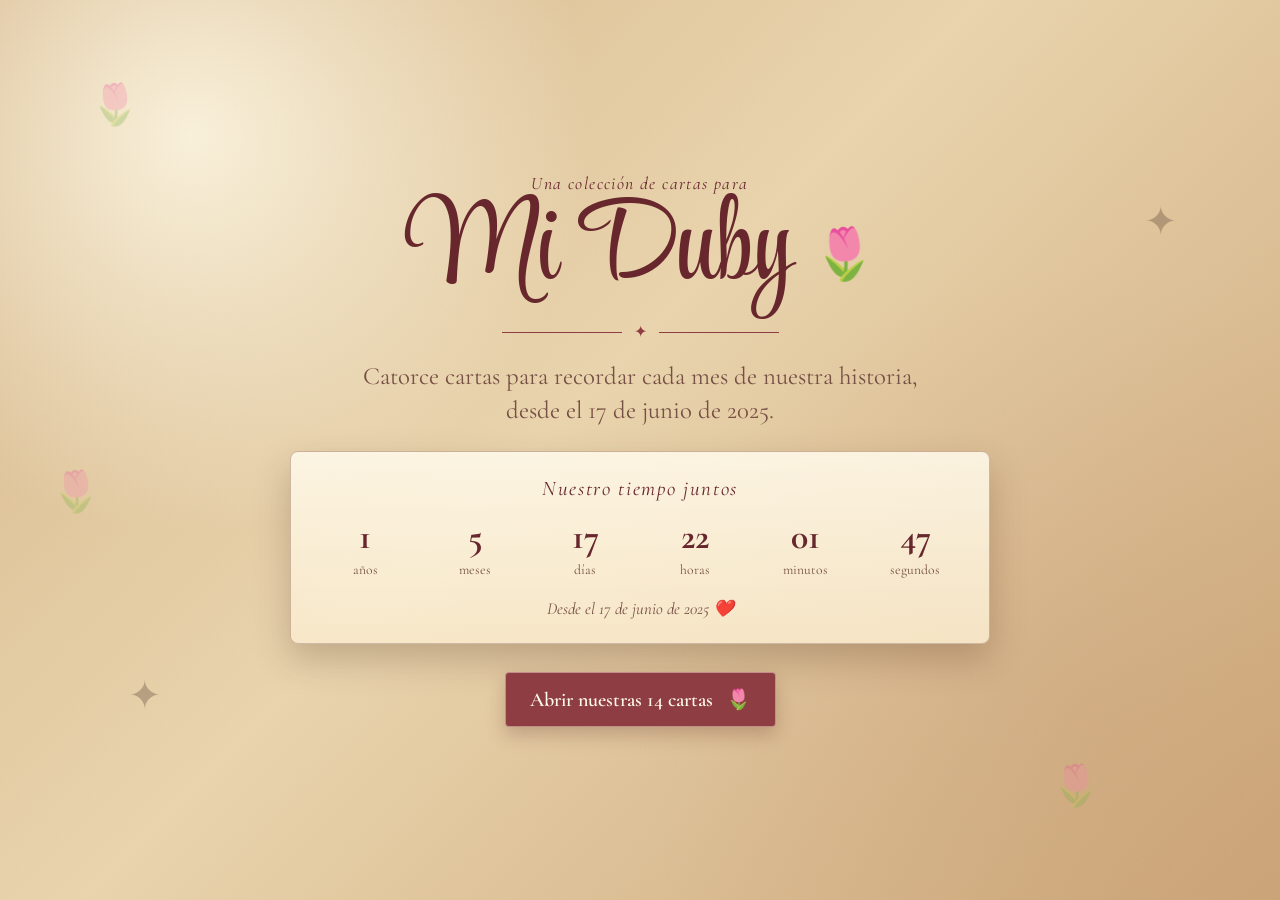
<file: index.html>
<!DOCTYPE html>
<html lang="es">
<head>
  <meta charset="UTF-8" />
  <meta name="viewport" content="width=device-width, initial-scale=1.0" />
  <meta name="theme-color" content="#b56d5a" />
  <title>14 meses con Duby 🌷</title>

  <link rel="preconnect" href="https://fonts.googleapis.com" />
  <link rel="preconnect" href="https://fonts.gstatic.com" crossorigin />
  <link
    href="https://fonts.googleapis.com/css2?family=Cormorant+Garamond:ital,wght@0,400;0,500;0,600;0,700;1,400;1,500&family=Great+Vibes&family=Style+Script&display=swap"
    rel="stylesheet"
  />

  <link rel="stylesheet" href="style.css" />
</head>

<body>
  <div class="noise"></div>
  <div class="floating-petals" aria-hidden="true">
    <span>🌷</span>
    <span>✦</span>
    <span>🌷</span>
    <span>✦</span>
    <span>🌷</span>
  </div>

  <main>
    <section class="welcome-screen" id="welcomeScreen">
      <p class="small-title">Una colección de cartas para</p>

      <h1>Mi Duby <span>🌷</span></h1>

      <div class="ornament">
        <span></span>
        ✦
        <span></span>
      </div>

      <p class="welcome-text">
        Catorce cartas para recordar cada mes de nuestra historia,
        desde el 17 de junio de 2025.
      </p>

      <section class="counter-card" aria-label="Contador de nuestro tiempo juntos">
        <p class="counter-title">Nuestro tiempo juntos</p>

        <div class="counter">
          <div class="time-unit">
            <strong id="years">0</strong>
            <span>años</span>
          </div>

          <div class="time-unit">
            <strong id="months">0</strong>
            <span>meses</span>
          </div>

          <div class="time-unit">
            <strong id="days">0</strong>
            <span>días</span>
          </div>

          <div class="time-unit">
            <strong id="hours">00</strong>
            <span>horas</span>
          </div>

          <div class="time-unit">
            <strong id="minutes">00</strong>
            <span>minutos</span>
          </div>

          <div class="time-unit">
            <strong id="seconds">00</strong>
            <span>segundos</span>
          </div>
        </div>

        <p class="since-date">Desde el 17 de junio de 2025 ❤️</p>
      </section>

      <button class="primary-button" id="startButton">
        Abrir nuestras 14 cartas
        <span>🌷</span>
      </button>
    </section>

    <section class="letters-screen hidden" id="lettersScreen">
      <header class="letters-header">
        <button class="back-button" id="backButton" aria-label="Volver al inicio">
          ← Inicio
        </button>

        <div>
          <p>Para Duby</p>
          <h2 id="progressTitle">Carta 1 de 14</h2>
        </div>

        <span class="header-tulip">🌷</span>
      </header>

      <div class="letter-stage">
        <div class="envelope-wrapper" id="envelopeWrapper">
          <button
            class="envelope"
            id="envelope"
            aria-label="Abrir carta"
            aria-expanded="false"
          >
            <div class="envelope-back"></div>
            <div class="letter-preview">
              <span id="previewMonth">Junio 2025</span>
              <span class="preview-tulip">🌷</span>
            </div>

            <div class="envelope-flap"></div>

            <div class="envelope-front">
              <div class="envelope-left"></div>
              <div class="envelope-right"></div>
              <div class="envelope-bottom"></div>
            </div>

            <div class="wax-seal">
              <span>🌷</span>
            </div>
          </button>

          <p class="open-hint" id="openHint">Toca el sobre para abrir la carta</p>
        </div>

        <article class="letter-paper" id="letterPaper" aria-live="polite">
          <div class="paper-top">
            <span>✦</span>
            <p id="letterNumber">Carta 1 de 14</p>
            <span>✦</span>
          </div>

          <h3 id="letterMonth">Junio de 2025</h3>

          <div class="tulip-line">
            <span></span>
            🌷
            <span></span>
          </div>

          <p class="letter-text" id="letterText"></p>

          <p class="signature">
            Con todo mi corazón,<br />
            para mi Duby 🌷
          </p>

          <button class="next-button" id="nextButton">
            Abrir la siguiente carta <span>→</span>
          </button>
        </article>
      </div>
    </section>

    <section class="final-screen hidden" id="finalScreen">
      <div class="final-card">
        <p>Para siempre, Duby</p>
        <h2>14 meses contigo 🌷</h2>

        <div class="ornament">
          <span></span>
          ♥
          <span></span>
        </div>

        <p>
          Gracias por ser mi compañía, mi alegría y una de las personas
          más importantes de mi vida.
        </p>

        <p class="final-message">
          Que estas catorce cartas sean solo el inicio de todos los recuerdos
          hermosos que todavía nos quedan por escribir.
        </p>

        <button class="primary-button" id="restartButton">
          Volver a leer nuestras cartas
          <span>🌷</span>
        </button>
      </div>
    </section>
  </main>

  <script src="script.js"></script>
</body>
</html>
</file>
<file: style.css>
:root {
  --paper: #fff9e9;
  --paper-dark: #f1dfb9;
  --beige: #e7cfaa;
  --beige-deep: #c69c75;
  --ink: #4b3128;
  --ink-soft: #765044;
  --wine: #8e3e42;
  --wine-dark: #68272d;
  --rose: #bf7669;
  --shadow: rgba(76, 43, 29, 0.25);
  --serif: "Cormorant Garamond", Georgia, serif;
  --cursive: "Style Script", "Great Vibes", cursive;
}

* {
  box-sizing: border-box;
}

html {
  scroll-behavior: smooth;
}

body {
  min-width: 320px;
  min-height: 100vh;
  margin: 0;
  overflow-x: hidden;
  color: var(--ink);
  font-family: var(--serif);
  background:
    radial-gradient(circle at 15% 15%, rgba(255, 250, 231, 0.85), transparent 30%),
    radial-gradient(circle at 85% 80%, rgba(193, 143, 109, 0.2), transparent 35%),
    linear-gradient(135deg, #d7b88d, #ead5ae 45%, #cda779);
}

button {
  font: inherit;
}

button:focus-visible {
  outline: 3px solid #fff5d9;
  outline-offset: 4px;
}

.noise {
  position: fixed;
  inset: 0;
  z-index: -1;
  opacity: 0.18;
  pointer-events: none;
  background-image:
    repeating-radial-gradient(circle at 0 0, transparent 0, rgba(83, 47, 32, 0.08) 1px, transparent 2px),
    repeating-linear-gradient(45deg, transparent 0, transparent 3px, rgba(255, 255, 255, 0.1) 4px);
  background-size: 8px 8px, 9px 9px;
}

.floating-petals span {
  position: fixed;
  z-index: -1;
  opacity: 0.3;
  font-size: clamp(20px, 4vw, 40px);
  animation: float 8s ease-in-out infinite;
}

.floating-petals span:nth-child(1) {
  top: 9%;
  left: 7%;
}

.floating-petals span:nth-child(2) {
  top: 22%;
  right: 8%;
  animation-delay: -3s;
}

.floating-petals span:nth-child(3) {
  right: 14%;
  bottom: 10%;
  animation-delay: -5s;
}

.floating-petals span:nth-child(4) {
  bottom: 20%;
  left: 10%;
  animation-delay: -2s;
}

.floating-petals span:nth-child(5) {
  top: 52%;
  left: 4%;
  animation-delay: -6s;
}

main {
  width: min(100%, 1200px);
  min-height: 100vh;
  margin: 0 auto;
  padding: 24px;
}

.welcome-screen,
.final-screen {
  display: grid;
  place-items: center;
  align-content: center;
  min-height: calc(100vh - 48px);
  text-align: center;
}

.welcome-screen {
  max-width: 780px;
  margin: 0 auto;
}

.small-title,
.letters-header p,
.counter-title {
  margin: 0;
  color: var(--wine-dark);
  font-size: 1.1rem;
  font-style: italic;
  letter-spacing: 0.08em;
}

h1,
h2,
h3,
p {
  margin-top: 0;
}

h1 {
  margin: 4px 0 0;
  color: var(--wine-dark);
  font-family: var(--cursive);
  font-size: clamp(4rem, 12vw, 7rem);
  font-weight: 400;
  line-height: 0.95;
}

h1 span {
  font-family: sans-serif;
  font-size: 0.45em;
  vertical-align: middle;
}

.ornament,
.tulip-line {
  display: flex;
  align-items: center;
  justify-content: center;
  gap: 12px;
  margin: 18px 0;
  color: var(--wine);
}

.ornament span,
.tulip-line span {
  width: min(120px, 25vw);
  height: 1px;
  background: var(--wine);
}

.welcome-text {
  max-width: 590px;
  margin: 0 auto 24px;
  color: var(--ink-soft);
  font-size: clamp(1.2rem, 3vw, 1.55rem);
  line-height: 1.35;
}

.counter-card {
  width: min(100%, 700px);
  padding: 24px;
  border: 1px solid rgba(123, 75, 55, 0.35);
  border-radius: 8px;
  box-shadow: 0 16px 35px var(--shadow);
  background:
    linear-gradient(rgba(255, 250, 235, 0.86), rgba(249, 234, 204, 0.88)),
    repeating-linear-gradient(0deg, transparent 0 29px, rgba(132, 88, 69, 0.07) 30px);
}

.counter-title {
  margin-bottom: 18px;
  font-size: 1.3rem;
}

.counter {
  display: grid;
  grid-template-columns: repeat(6, 1fr);
  gap: 10px;
}

.time-unit {
  min-width: 0;
}

.time-unit strong {
  display: block;
  color: var(--wine-dark);
  font-size: clamp(1.45rem, 4vw, 2.25rem);
  line-height: 1;
}

.time-unit span {
  display: block;
  margin-top: 6px;
  color: var(--ink-soft);
  font-size: 0.85rem;
}

.since-date {
  margin: 20px 0 0;
  color: var(--ink-soft);
  font-size: 1.05rem;
  font-style: italic;
}

.primary-button,
.next-button,
.back-button {
  border: 0;
  cursor: pointer;
  transition: transform 0.25s ease, box-shadow 0.25s ease, background 0.25s ease;
}

.primary-button {
  margin-top: 28px;
  padding: 14px 24px;
  border: 1px solid rgba(255, 242, 215, 0.45);
  border-radius: 4px;
  box-shadow: 0 8px 18px rgba(90, 38, 37, 0.25);
  color: #fff9e9;
  background: var(--wine);
  font-size: 1.25rem;
  font-weight: 600;
}

.primary-button:hover,
.next-button:hover {
  box-shadow: 0 12px 24px rgba(90, 38, 37, 0.32);
  background: var(--wine-dark);
  transform: translateY(-3px);
}

.primary-button span {
  margin-left: 8px;
}

.hidden {
  display: none !important;
}

.letters-screen {
  min-height: calc(100vh - 48px);
  padding: 4px 0 36px;
}

.letters-header {
  display: grid;
  grid-template-columns: 1fr auto 1fr;
  align-items: center;
  gap: 12px;
  margin-bottom: 25px;
  text-align: center;
}

.letters-header h2 {
  margin: 3px 0 0;
  color: var(--wine-dark);
  font-size: clamp(1.5rem, 4vw, 2rem);
}

.back-button {
  justify-self: start;
  padding: 8px 0;
  color: var(--wine-dark);
  background: transparent;
  font-size: 1.1rem;
  font-style: italic;
}

.back-button:hover {
  color: var(--ink);
  transform: translateX(-4px);
}

.header-tulip {
  justify-self: end;
  font-size: 1.7rem;
}

.letter-stage {
  position: relative;
  display: grid;
  place-items: center;
  width: min(100%, 820px);
  min-height: 650px;
  margin: 0 auto;
}

.envelope-wrapper {
  position: absolute;
  display: grid;
  place-items: center;
  transition: opacity 0.45s ease, transform 0.45s ease;
}

.envelope-wrapper.opened {
  opacity: 0;
  pointer-events: none;
  transform: scale(0.86) translateY(45px);
}

.envelope {
  position: relative;
  width: min(86vw, 500px);
  aspect-ratio: 1.48 / 1;
  padding: 0;
  border: 0;
  cursor: pointer;
  background: transparent;
  filter: drop-shadow(0 23px 20px rgba(71, 39, 28, 0.26));
}

.envelope-back,
.envelope-front,
.envelope-flap {
  position: absolute;
  inset: 0;
}

.envelope-back {
  overflow: hidden;
  border-radius: 4px;
  background: #c99d75;
}

.letter-preview {
  position: absolute;
  z-index: 2;
  top: 10%;
  left: 8%;
  width: 84%;
  height: 78%;
  padding-top: 22px;
  border: 1px solid rgba(102, 61, 44, 0.22);
  border-radius: 2px;
  background:
    repeating-linear-gradient(0deg, transparent 0 27px, rgba(150, 100, 77, 0.1) 28px),
    var(--paper);
  color: var(--wine-dark);
  box-shadow: 0 -2px 4px rgba(74, 39, 27, 0.1);
  font-size: clamp(1.25rem, 4vw, 1.8rem);
  transition: transform 0.85s cubic-bezier(0.16, 0.85, 0.32, 1), opacity 0.3s ease;
}

.preview-tulip {
  display: block;
  margin-top: 12px;
  font-size: 1.6rem;
}

.envelope-flap {
  z-index: 5;
  clip-path: polygon(0 0, 50% 57%, 100% 0);
  transform-origin: top;
  background: linear-gradient(145deg, #d9b086, #ba8966);
  transition: transform 0.75s ease;
}

.envelope-front {
  z-index: 4;
  overflow: hidden;
  border-radius: 4px;
  pointer-events: none;
}

.envelope-left,
.envelope-right,
.envelope-bottom {
  position: absolute;
  inset: 0;
}

.envelope-left {
  clip-path: polygon(0 0, 51% 52%, 0 100%);
  background: #d6aa80;
}

.envelope-right {
  clip-path: polygon(100% 0, 49% 52%, 100% 100%);
  background: #cf9e75;
}

.envelope-bottom {
  clip-path: polygon(0 100%, 50% 49%, 100% 100%);
  background: #c28e67;
}

.wax-seal {
  position: absolute;
  z-index: 7;
  top: 45%;
  left: 50%;
  display: grid;
  width: clamp(52px, 11vw, 68px);
  aspect-ratio: 1;
  place-items: center;
  border: 3px double rgba(255, 226, 184, 0.5);
  border-radius: 50%;
  box-shadow: inset 0 0 12px rgba(75, 20, 25, 0.35), 0 3px 7px rgba(80, 36, 27, 0.3);
  transform: translate(-50%, -50%);
  background: radial-gradient(circle at 35% 30%, #b95e5f, #7a3039 72%);
  font-size: clamp(1.4rem, 4vw, 2rem);
  transition: opacity 0.35s ease;
}

.envelope.open .envelope-flap {
  z-index: 1;
  transform: rotateX(180deg);
}

.envelope.open .letter-preview {
  z-index: 3;
  transform: translateY(-60%);
}

.envelope.open .wax-seal {
  opacity: 0;
}

.open-hint {
  margin: 22px 0 0;
  color: var(--ink-soft);
  font-size: 1.2rem;
  font-style: italic;
}

.letter-paper {
  position: relative;
  z-index: 10;
  width: min(94vw, 710px);
  min-height: 575px;
  padding: clamp(30px, 7vw, 62px);
  border: 1px solid rgba(104, 65, 47, 0.24);
  border-radius: 3px;
  box-shadow: 0 25px 45px rgba(70, 37, 25, 0.28);
  opacity: 0;
  pointer-events: none;
  transform: translateY(100px) scale(0.92);
  background:
    radial-gradient(circle at 20% 10%, rgba(160, 104, 72, 0.08), transparent 35%),
    radial-gradient(circle at 75% 80%, rgba(160, 104, 72, 0.06), transparent 30%),
    repeating-linear-gradient(0deg, transparent 0 34px, rgba(155, 105, 82, 0.095) 35px),
    var(--paper);
  transition: opacity 0.65s ease, transform 0.75s cubic-bezier(0.16, 0.85, 0.32, 1);
}

.letter-paper.visible {
  opacity: 1;
  pointer-events: auto;
  transform: translateY(0) scale(1);
}

.paper-top {
  display: flex;
  align-items: center;
  justify-content: center;
  gap: 12px;
  color: var(--wine);
}

.paper-top p {
  margin: 0;
  font-size: 1rem;
  font-style: italic;
  letter-spacing: 0.05em;
}

.letter-paper h3 {
  margin: 14px 0 0;
  color: var(--wine-dark);
  font-family: var(--cursive);
  font-size: clamp(2.7rem, 8vw, 4.3rem);
  font-weight: 400;
  line-height: 1;
  text-align: center;
}

.letter-text {
  margin: 26px auto 0;
  color: #50332a;
  font-family: var(--cursive);
  font-size: clamp(1.75rem, 4.8vw, 2.55rem);
  font-weight: 400;
  line-height: 1.2;
  text-align: left;
}

.signature {
  margin: 28px 0 0;
  color: var(--wine-dark);
  font-family: var(--cursive);
  font-size: clamp(1.7rem, 4.5vw, 2.4rem);
  line-height: 1.1;
  text-align: right;
}

.next-button {
  display: block;
  margin: 30px auto 0;
  padding: 11px 18px;
  border: 1px solid rgba(255, 245, 220, 0.5);
  border-radius: 3px;
  box-shadow: 0 6px 14px rgba(92, 45, 39, 0.19);
  color: #fff9e9;
  background: var(--wine);
  font-size: 1.1rem;
}

.final-screen {
  max-width: 720px;
  margin: 0 auto;
}

.final-card {
  padding: clamp(35px, 8vw, 70px);
  border: 1px solid rgba(105, 59, 45, 0.3);
  box-shadow: 0 24px 45px var(--shadow);
  background:
    repeating-linear-gradient(0deg, transparent 0 33px, rgba(148, 94, 75, 0.07) 34px),
    var(--paper);
}

.final-card > p:first-child {
  margin-bottom: 4px;
  color: var(--wine);
  font-family: var(--cursive);
  font-size: clamp(2rem, 7vw, 3.4rem);
}

.final-card h2 {
  margin: 0;
  color: var(--wine-dark);
  font-size: clamp(2.2rem, 7vw, 4.2rem);
}

.final-card > p:not(:first-child) {
  margin: 18px auto 0;
  color: var(--ink-soft);
  font-size: clamp(1.2rem, 3vw, 1.5rem);
  line-height: 1.4;
}

.final-card .final-message {
  color: var(--wine-dark);
  font-family: var(--cursive);
  font-size: clamp(2rem, 5vw, 2.8rem);
  line-height: 1.1;
}

@keyframes float {
  0%,
  100% {
    transform: translateY(0) rotate(-5deg);
  }

  50% {
    transform: translateY(-18px) rotate(6deg);
  }
}

@media (max-width: 640px) {
  main {
    padding: 16px;
  }

  .welcome-screen,
  .final-screen,
  .letters-screen {
    min-height: calc(100vh - 32px);
  }

  .counter {
    grid-template-columns: repeat(3, 1fr);
    row-gap: 18px;
  }

  .letters-header {
    grid-template-columns: 1fr auto;
  }

  .letters-header > div {
    grid-column: 1 / -1;
    grid-row: 1;
  }

  .back-button {
    grid-column: 1;
    grid-row: 2;
  }

  .header-tulip {
    grid-column: 2;
    grid-row: 2;
  }

  .letter-stage {
    min-height: 610px;
  }

  .letter-paper {
    min-height: 540px;
  }

  .letter-text {
    text-align: left;
  }
}
</file>
